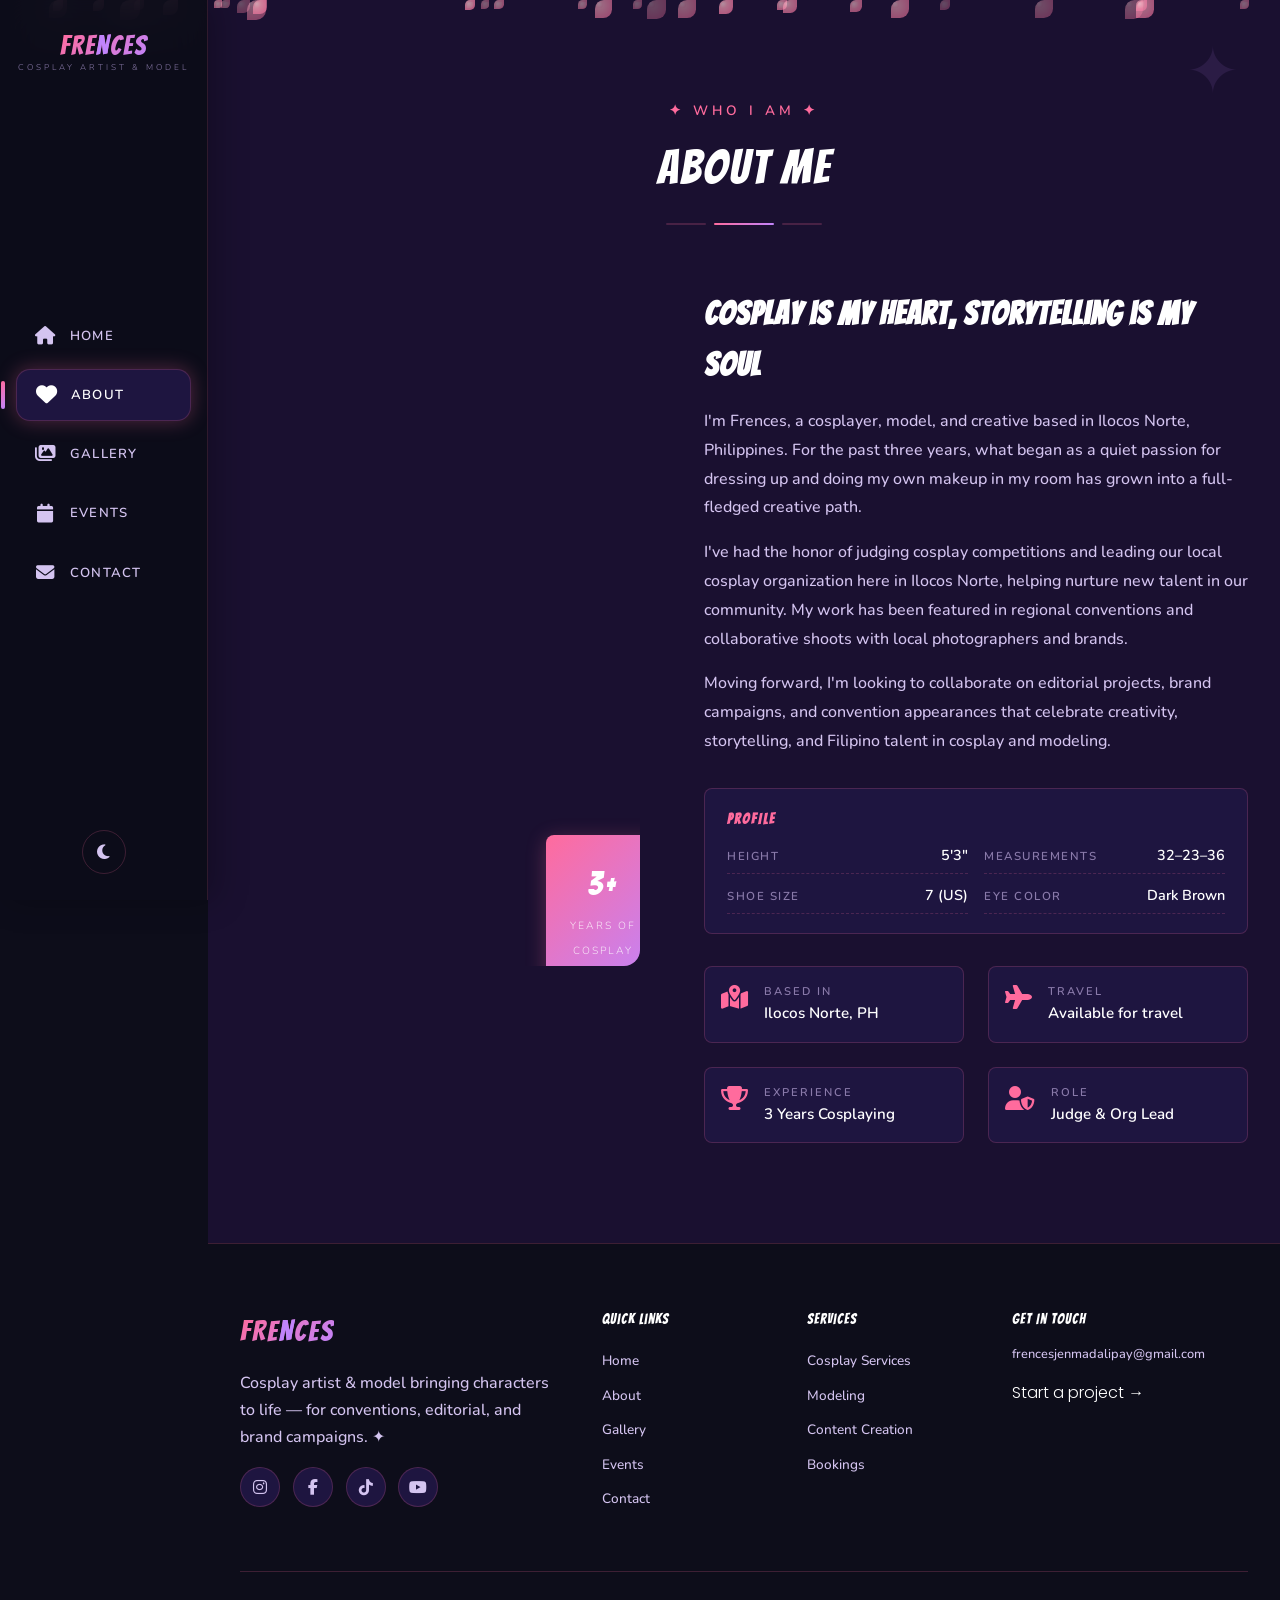
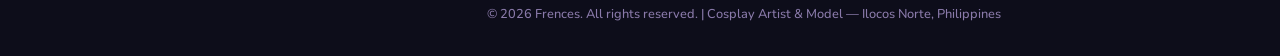
<file: about.html>
<!DOCTYPE html>
<html lang="en">

<head>
  <meta charset="UTF-8" />
  <meta name="viewport" content="width=device-width, initial-scale=1.0" />
  <title>About Frences | Cosplay Artist & Model</title>
  <meta name="description" content="About Frences - cosplayer and model from Ilocos Norte, Philippines. Bio, profile, and cosplay journey." />
  <link rel="preconnect" href="https://fonts.googleapis.com" />
  <link rel="preconnect" href="https://fonts.gstatic.com" crossorigin />
  <link
    href="https://fonts.googleapis.com/css2?family=Bangers&family=Poppins:wght@300;500;600;700&family=Nunito:wght@500;600;700&display=swap"
    rel="stylesheet" />
  <link rel="stylesheet" href="https://cdnjs.cloudflare.com/ajax/libs/font-awesome/6.5.1/css/all.min.css" />
  <link rel="stylesheet" href="assets/css/style.css" />
  <link rel="stylesheet" href="assets/css/anime-effects.css" />
  <link rel="stylesheet" href="assets/css/site-nav.css" />
</head>

<body data-page="about">
  <div id="siteNav"></div>

  <main class="page">
    <!-- ====== ABOUT ====== -->
    <section class="about" id="about">
      <div class="section-header">
        <span class="section-subtitle">✦ Who I Am ✦</span>
        <h2 class="section-title">About Me</h2>
        <div class="section-divider">
          <span></span><span></span><span></span>
        </div>
      </div>
      <div class="about-content">
        <div class="about-image-wrapper">
          <div class="about-image-frame spatial-about">
            <video src="assets/video/about-bido.mp4" class="about-image" autoplay muted loop playsinline></video>
            <div class="about-frame-border"></div>
            <div class="about-experience">
              <span class="exp-num">3+</span>
              <span class="exp-text">Years of <br />Cosplay</span>
            </div>
          </div>
        </div>
        <div class="about-text">
          <h3>Cosplay is my heart, storytelling is my soul</h3>
          <p>
            I'm Frences, a cosplayer, model, and creative based in Ilocos Norte, Philippines. For the past three years, what began as a quiet passion for dressing up and doing my own makeup in my room has grown into a full-fledged creative path.
          </p>
          <p>
            I've had the honor of judging cosplay competitions and leading our local cosplay organization here in Ilocos Norte, helping nurture new talent in our community. My work has been featured in regional conventions and collaborative shoots with local photographers and brands.
          </p>
          <p>
            Moving forward, I'm looking to collaborate on editorial projects, brand campaigns, and convention appearances that celebrate creativity, storytelling, and Filipino talent in cosplay and modeling.
          </p>

          <div class="about-profile">
            <h4>Profile</h4>
            <div class="profile-grid">
              <div class="profile-item"><span class="profile-key">Height</span><span class="profile-val">5'3"</span></div>
              <div class="profile-item"><span class="profile-key">Measurements</span><span class="profile-val">32–23–36</span></div>
              <div class="profile-item"><span class="profile-key">Shoe Size</span><span class="profile-val">7 (US)</span></div>
              <div class="profile-item"><span class="profile-key">Eye Color</span><span class="profile-val">Dark Brown</span></div>
            </div>
          </div>

          <div class="about-details">
            <div class="detail-item">
              <i class="fas fa-map-location-dot"></i>
              <div>
                <span class="detail-label">Based In</span>
                <span class="detail-value">Ilocos Norte, PH</span>
              </div>
            </div>
            <div class="detail-item">
              <i class="fas fa-plane"></i>
              <div>
                <span class="detail-label">Travel</span>
                <span class="detail-value">Available for travel</span>
              </div>
            </div>
            <div class="detail-item">
              <i class="fas fa-trophy"></i>
              <div>
                <span class="detail-label">Experience</span>
                <span class="detail-value">3 Years Cosplaying</span>
              </div>
            </div>
            <div class="detail-item">
              <i class="fas fa-user-shield"></i>
              <div>
                <span class="detail-label">Role</span>
                <span class="detail-value">Judge & Org Lead</span>
              </div>
            </div>
          </div>
        </div>
      </div>
    </section>
  </main>

  <div id="siteFooter"></div>

  <button class="back-to-top" id="backToTop" aria-label="Back to top">
    <i class="fas fa-chevron-up"></i>
  </button>

  <script src="assets/js/layout.js"></script>
  <script src="assets/js/main.js"></script>
  <script src="assets/js/spatial.js"></script>
</body>

</html>
</file>
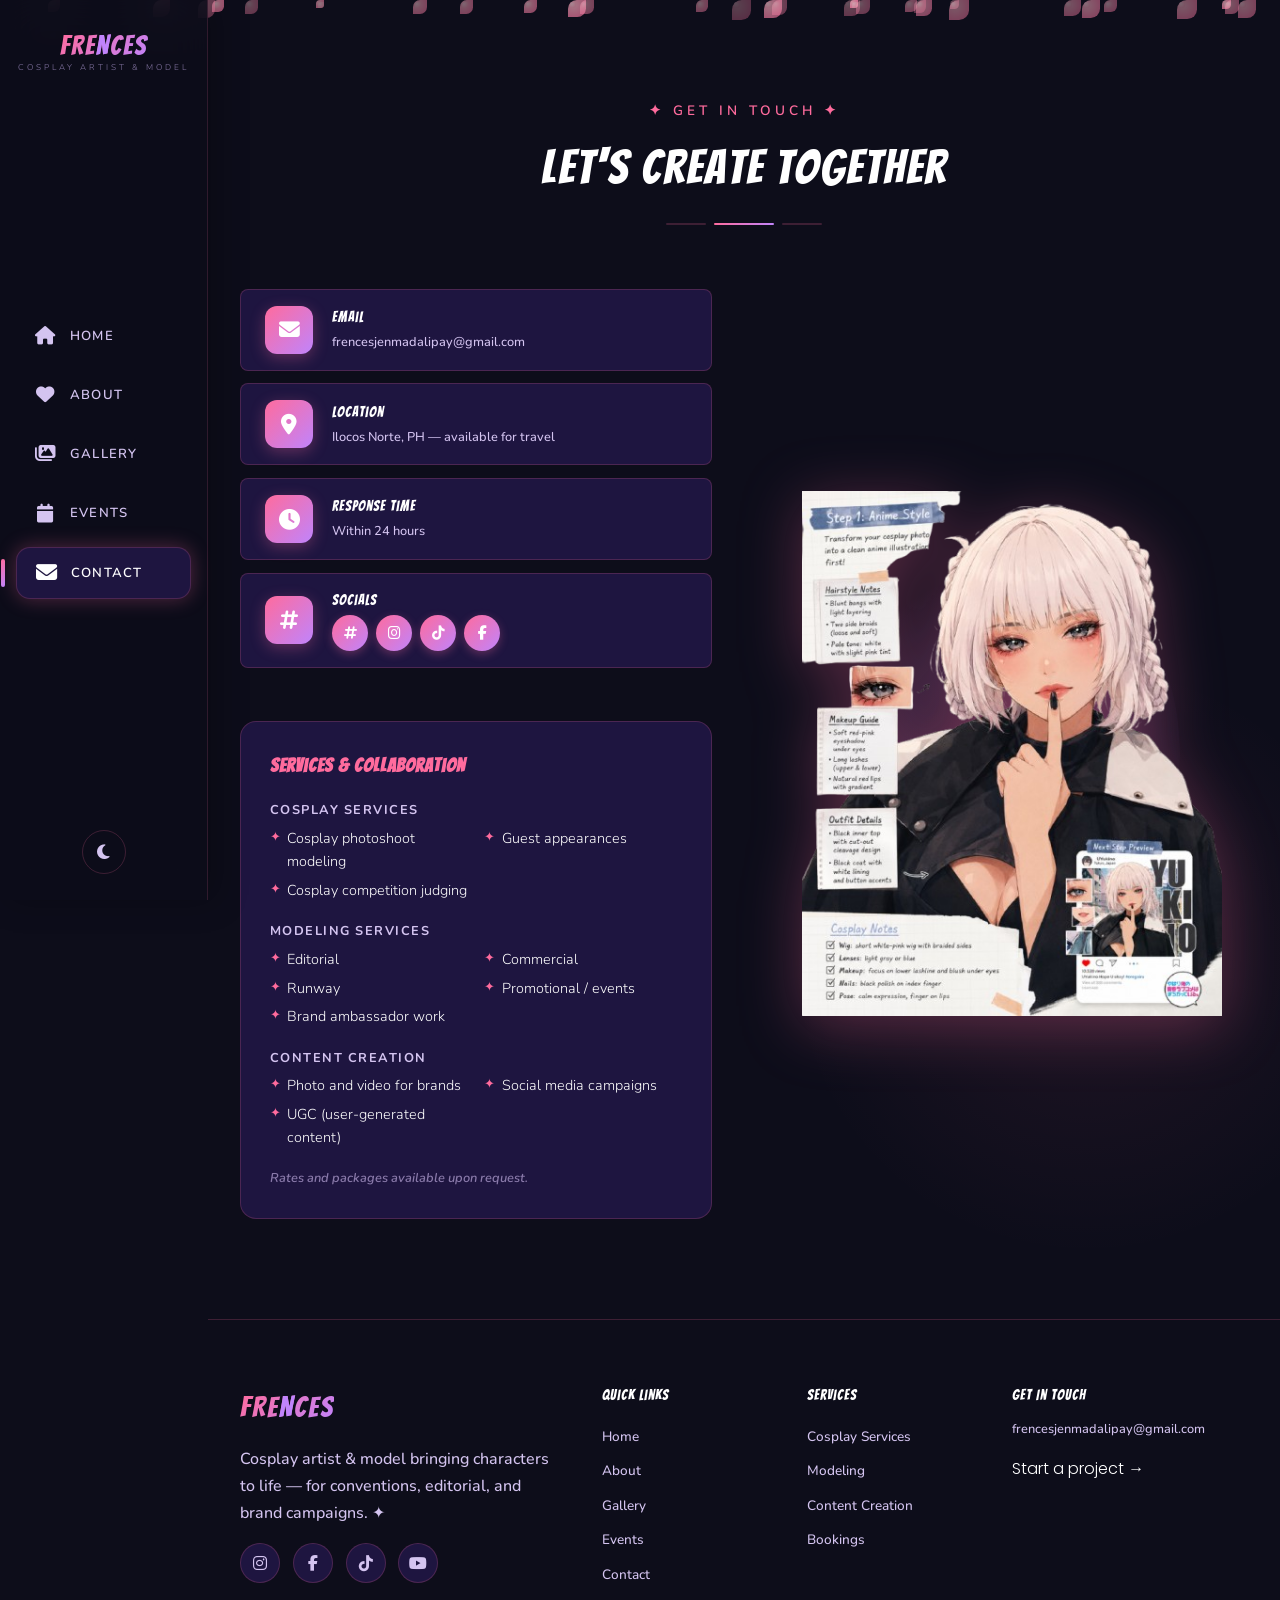
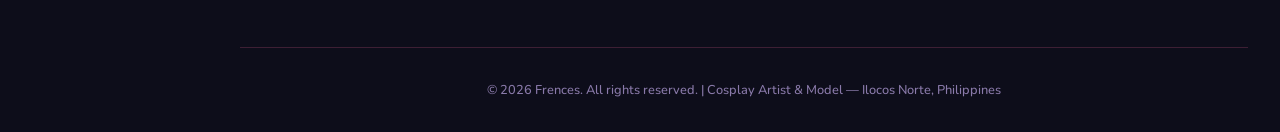
<file: contact.html>
<!DOCTYPE html>
<html lang="en">

<head>
  <meta charset="UTF-8" />
  <meta name="viewport" content="width=device-width, initial-scale=1.0" />
  <title>Contact Frences | Bookings & Collaboration</title>
  <meta name="description" content="Book Frences for cosplay, modeling, and content creation. Rates and packages available upon request." />
  <link rel="preconnect" href="https://fonts.googleapis.com" />
  <link rel="preconnect" href="https://fonts.gstatic.com" crossorigin />
  <link
    href="https://fonts.googleapis.com/css2?family=Bangers&family=Poppins:wght@300;500;600;700&family=Nunito:wght@500;600;700&display=swap"
    rel="stylesheet" />
  <link rel="stylesheet" href="https://cdnjs.cloudflare.com/ajax/libs/font-awesome/6.5.1/css/all.min.css" />
  <link rel="stylesheet" href="assets/css/style.css" />
  <link rel="stylesheet" href="assets/css/anime-effects.css" />
  <link rel="stylesheet" href="assets/css/site-nav.css" />
</head>

<body data-page="contact">
  <div id="siteNav"></div>

  <main class="page">
    <!-- ====== CONTACT ====== -->
    <section class="contact" id="contact">
      <div class="section-header">
        <span class="section-subtitle">✦ Get In Touch ✦</span>
        <h2 class="section-title">Let's Create Together</h2>
        <div class="section-divider">
          <span></span><span></span><span></span>
        </div>
      </div>
      <div class="contact-content">
        <div class="contact-info-wrap">
          <div class="contact-info">
            <div class="contact-card">
              <div class="contact-card-icon">
                <i class="fas fa-envelope"></i>
              </div>
              <div class="contact-card-body">
                <h4>Email</h4>
                <p>frencesjenmadalipay@gmail.com</p>
              </div>
            </div>
            <div class="contact-card">
              <div class="contact-card-icon">
                <i class="fas fa-map-marker-alt"></i>
              </div>
              <div class="contact-card-body">
                <h4>Location</h4>
                <p>Ilocos Norte, PH — available for travel</p>
              </div>
            </div>
            <div class="contact-card">
              <div class="contact-card-icon">
                <i class="fas fa-clock"></i>
              </div>
              <div class="contact-card-body">
                <h4>Response Time</h4>
                <p>Within 24 hours</p>
              </div>
            </div>
            <div class="contact-card">
              <div class="contact-card-icon">
                <i class="fas fa-hashtag"></i>
              </div>
              <div class="contact-card-body">
                <h4>Socials</h4>
                <div class="contact-social">
                  <a href="https://guns.lol/frencesjnz" target="_blank" rel="noopener" aria-label="guns.lol - Frences"><i class="fas fa-hashtag"></i></a>
                  <a href="https://guns.lol/frencesjnz" target="_blank" rel="noopener" aria-label="Instagram"><i class="fab fa-instagram"></i></a>
                  <a href="https://guns.lol/frencesjnz" target="_blank" rel="noopener" aria-label="TikTok"><i class="fab fa-tiktok"></i></a>
                  <a href="https://guns.lol/frencesjnz" target="_blank" rel="noopener" aria-label="Facebook"><i class="fab fa-facebook-f"></i></a>
                </div>
              </div>
            </div>
          </div>

          <div class="contact-services">
            <h4>Services & Collaboration</h4>

            <div class="service-block">
              <h5>Cosplay Services</h5>
              <ul>
                <li>Cosplay photoshoot modeling</li>
                <li>Guest appearances</li>
                <li>Cosplay competition judging</li>
              </ul>
            </div>

            <div class="service-block">
              <h5>Modeling Services</h5>
              <ul>
                <li>Editorial</li>
                <li>Commercial</li>
                <li>Runway</li>
                <li>Promotional / events</li>
                <li>Brand ambassador work</li>
              </ul>
            </div>

            <div class="service-block">
              <h5>Content Creation</h5>
              <ul>
                <li>Photo and video for brands</li>
                <li>Social media campaigns</li>
                <li>UGC (user-generated content)</li>
              </ul>
            </div>

            <p class="services-note">Rates and packages available upon request.</p>
          </div>

          <!-- <form class="contact-form" id="contactForm" novalidate>
            <div class="form-row">
              <div class="form-group">
                <label for="cfName">Name</label>
                <input type="text" id="cfName" name="name" placeholder="Your name" required />
              </div>
              <div class="form-group">
                <label for="cfEmail">Email</label>
                <input type="email" id="cfEmail" name="email" placeholder="you@email.com" required />
              </div>
            </div>
            <div class="form-group">
              <label for="cfMsg">Message</label>
              <textarea id="cfMsg" name="message" rows="5" placeholder="Tell me about your commission or collab..." required></textarea>
            </div>
            <button type="submit" class="btn btn-primary btn-block">
              <span>Send Message</span>
              <i class="fas fa-paper-plane"></i>
            </button>
          </form> -->
        </div>

        <div class="contact-character">
          <img src="assets/images/bg-anime-1.png" alt="Anime Cosplay Character" class="contact-character-img" />
          <div class="contact-character-glow"></div>
        </div>
      </div>
    </section>
  </main>

  <div id="siteFooter"></div>

  <button class="back-to-top" id="backToTop" aria-label="Back to top">
    <i class="fas fa-chevron-up"></i>
  </button>

  <script src="assets/js/layout.js"></script>
  <script src="assets/js/main.js"></script>
  <script src="assets/js/spatial.js"></script>
</body>

</html>
</file>
<file: assets/css/style.css>
/* ============================================
   JENPORT - Anime Cosplay Portfolio
   CSS Stylesheet
   ============================================ */

/* ====== CSS VARIABLES ====== */
:root {
  /* Dark Theme (Default) - Anime Inspired */
  --bg-primary: #0d0d1a;
  --bg-secondary: #1a1030;
  --bg-card: #1e1540;
  --bg-card-hover: #2a1f5a;
  --text-primary: #ffffff;
  --text-secondary: #d4c4f0;
  --text-muted: #8a7aaa;
  --accent-primary: #ff6b9d;
  --accent-secondary: #c084fc;
  --accent-tertiary: #60a5fa;
  --accent-fourth: #fbbf24;
  --accent-glow: rgba(255, 107, 157, 0.3);
  --accent-glow-blue: rgba(96, 165, 250, 0.3);
  --accent-glow-purple: rgba(192, 132, 252, 0.3);
  --border-color: rgba(255, 107, 157, 0.2);
  --border-glow: rgba(255, 107, 157, 0.5);
  --nav-bg: rgba(13, 13, 26, 0.85);
  --nav-border: rgba(255, 107, 157, 0.15);
  --shadow-color: rgba(0, 0, 0, 0.5);
  --gradient-primary: linear-gradient(135deg, #ff6b9d, #c084fc);
  --gradient-secondary: linear-gradient(135deg, #60a5fa, #c084fc);
  --gradient-tertiary: linear-gradient(135deg, #fbbf24, #ff6b9d);
  --gradient-card: linear-gradient(145deg, #1e1540, #0d0d1a);
  --font-display: 'Bangers', cursive;
  --font-body: 'Poppins', sans-serif;
  --font-alt: 'Nunito', sans-serif;
  --transition-fast: 0.2s ease;
  --transition-normal: 0.3s ease;
  --transition-slow: 0.5s ease;
  --border-radius-sm: 4px;
  --border-radius-md: 8px;
  --border-radius-lg: 16px;
  --border-radius-xl: 24px;
}

/* Light Theme */
[data-theme="light"] {
  --bg-primary: #fdf2f8;
  --bg-secondary: #ffffff;
  --bg-card: #ffffff;
  --bg-card-hover: #fce7f3;
  --text-primary: #1a1a2e;
  --text-secondary: #55557a;
  --text-muted: #8a8aaa;
  --border-color: rgba(255, 107, 157, 0.15);
  --nav-bg: rgba(255, 255, 255, 0.9);
  --nav-border: rgba(255, 107, 157, 0.1);
  --shadow-color: rgba(0, 0, 0, 0.1);
  --gradient-card: linear-gradient(145deg, #ffffff, #fdf2f8);
}

/* ====== CSS RESET & BASE ====== */
*, *::before, *::after {
  margin: 0;
  padding: 0;
  box-sizing: border-box;
}

html {
  scroll-behavior: smooth;
  font-size: 16px;
}

body {
  font-family: var(--font-body);
  background-color: var(--bg-primary);
  color: var(--text-primary);
  line-height: 1.6;
  overflow-x: hidden;
  transition: background-color var(--transition-normal), color var(--transition-normal);
  font-weight: 300;
}

a { text-decoration: none; color: inherit; }
ul { list-style: none; }
img { max-width: 100%; display: block; }
button { border: none; cursor: pointer; background: none; font-family: inherit; }

/* Scrollbar - Anime styled */
::-webkit-scrollbar { width: 8px; }
::-webkit-scrollbar-track { background: var(--bg-primary); }
::-webkit-scrollbar-thumb { 
  background: linear-gradient(to bottom, var(--accent-primary), var(--accent-secondary));
  border-radius: 4px; 
}
::-webkit-scrollbar-thumb:hover { background: var(--accent-tertiary); }

/* Selection */
::selection { background: var(--accent-primary); color: #fff; }

/* ====== CUSTOM CURSOR ====== */
.cursor-glow {
  position: fixed;
  width: 300px;
  height: 300px;
  border-radius: 50%;
  background: radial-gradient(circle, var(--accent-glow) 0%, transparent 70%);
  pointer-events: none;
  z-index: 99999;
  transform: translate(-50%, -50%);
  transition: opacity 0.3s ease;
  opacity: 0;
}

.cursor-dot {
  position: fixed;
  width: 8px;
  height: 8px;
  border-radius: 50%;
  background: var(--accent-primary);
  pointer-events: none;
  z-index: 99999;
  transform: translate(-50%, -50%);
  transition: width 0.2s, height 0.2s, background 0.2s;
  box-shadow: 0 0 10px var(--accent-glow);
  opacity: 0;
}

/* Custom cursor: hide native cursor ONLY on fine pointers (mouse).
   On touch/coarse pointers keep the standard cursor & pointer affordance. */
@media (hover: hover) and (pointer: fine) {
  body { cursor: none; }
  .hero-actions .btn,
  .gallery-item,
  .lightbox-nav,
  .lightbox-close,
  .back-to-top,
  a, button, input[type="submit"], [role="button"] { cursor: none; }
}

/* Clickable affordance everywhere (touch + mouse) */
a, button, .gallery-item, .filter-btn, .theme-toggle, .back-to-top,
.hamburger, .lightbox-nav, .lightbox-close, .dot, [role="button"] { cursor: pointer; }

/* Keyboard-visible focus states (accessibility) */
:focus-visible {
  outline: 2px solid var(--accent-primary);
  outline-offset: 2px;
}
:focus:not(:focus-visible) { outline: none; }
.newsletter-form input:focus-visible {
  outline: 2px solid var(--accent-primary);
  outline-offset: -2px;
}

/* ====== PRELOADER ====== */
.preloader {
  position: fixed;
  top: 0; left: 0;
  width: 100%; height: 100%;
  background: var(--bg-primary);
  z-index: 100000;
  display: flex;
  align-items: center;
  justify-content: center;
  transition: opacity 0.6s ease, visibility 0.6s ease;
}

.preloader.hidden {
  opacity: 0;
  visibility: hidden;
}

.preloader-inner {
  text-align: center;
  display: flex;
  flex-direction: column;
  align-items: center;
  gap: 20px;
}

.preloader-ring {
  width: 60px;
  height: 60px;
  border: 3px solid var(--border-color);
  border-top-color: var(--accent-primary);
  border-right-color: var(--accent-secondary);
  border-radius: 50%;
  animation: spin 0.8s linear infinite, ring-glow 1.5s ease-in-out infinite;
}

@keyframes spin {
  to { transform: rotate(360deg); }
}

@keyframes ring-glow {
  0%, 100% { box-shadow: 0 0 10px var(--accent-glow); }
  50% { box-shadow: 0 0 30px var(--accent-glow-purple), 0 0 60px var(--accent-glow); }
}

.preloader-text {
  font-family: var(--font-display);
  font-size: 1.2rem;
  letter-spacing: 4px;
  color: var(--accent-primary);
  animation: pulse 1.5s ease-in-out infinite;
}

@keyframes pulse {
  0%, 100% { opacity: 0.6; }
  50% { opacity: 1; }
}

.preloader-bar {
  width: 200px;
  height: 3px;
  background: var(--border-color);
  border-radius: 2px;
  overflow: hidden;
}

.preloader-bar-fill {
  height: 100%;
  width: 0;
  background: var(--gradient-primary);
  border-radius: 2px;
  transition: width 0.3s ease;
}

/* ====== NAVBAR ====== */
.navbar {
  position: fixed;
  top: 0; left: 0;
  width: 100%;
  z-index: 1000;
  padding: 0 2rem;
  background: var(--nav-bg);
  backdrop-filter: blur(20px);
  -webkit-backdrop-filter: blur(20px);
  border-bottom: 1px solid var(--nav-border);
  transition: all var(--transition-normal);
}

.navbar.scrolled {
  background: var(--nav-bg);
  box-shadow: 0 4px 30px rgba(0, 0, 0, 0.3);
}

.nav-container {
  max-width: 1400px;
  margin: 0 auto;
  display: flex;
  align-items: center;
  justify-content: space-between;
  height: 70px;
}

.nav-logo {
  display: flex;
  flex-direction: column;
  line-height: 1;
}

.logo-text {
  font-family: var(--font-display);
  font-size: 1.8rem;
  font-weight: 400;
  letter-spacing: 2px;
  background: var(--gradient-primary);
  -webkit-background-clip: text;
  -webkit-text-fill-color: transparent;
  background-clip: text;
}

.logo-accent { 
  color: var(--accent-secondary); 
  -webkit-text-fill-color: var(--accent-secondary); 
}

.logo-sub {
  font-size: 0.6rem;
  color: var(--text-muted);
  letter-spacing: 4px;
  text-transform: uppercase;
  font-family: var(--font-alt);
}

.nav-menu {
  display: flex;
  align-items: center;
  gap: 0.5rem;
}

.nav-link {
  font-family: var(--font-alt);
  font-weight: 600;
  font-size: 0.9rem;
  color: var(--text-secondary);
  padding: 0.5rem 1rem;
  border-radius: var(--border-radius-sm);
  transition: all var(--transition-fast);
  position: relative;
  letter-spacing: 0.5px;
}

.nav-link::after {
  content: '';
  position: absolute;
  bottom: 0;
  left: 50%;
  width: 0;
  height: 2px;
  background: var(--gradient-primary);
  transition: all var(--transition-normal);
  transform: translateX(-50%);
  border-radius: 1px;
}

.nav-link:hover, .nav-link.active {
  color: var(--text-primary);
}

.nav-link:hover::after, .nav-link.active::after {
  width: 60%;
}

.nav-actions {
  display: flex;
  align-items: center;
  gap: 1rem;
}

.theme-toggle {
  width: 40px;
  height: 40px;
  border-radius: 50%;
  display: flex;
  align-items: center;
  justify-content: center;
  color: var(--text-secondary);
  font-size: 1.1rem;
  transition: all var(--transition-fast);
  border: 1px solid var(--border-color);
}

.theme-toggle:hover {
  color: var(--accent-primary);
  border-color: var(--accent-primary);
  box-shadow: 0 0 15px var(--accent-glow);
}

.hamburger {
  display: none;
  flex-direction: column;
  gap: 5px;
  padding: 5px;
  cursor: pointer;
}

.hamburger span {
  display: block;
  width: 24px;
  height: 2px;
  background: var(--text-primary);
  transition: all var(--transition-normal);
  border-radius: 2px;
}

.hamburger.active span:nth-child(1) { transform: rotate(45deg) translate(5px, 5px); }
.hamburger.active span:nth-child(2) { opacity: 0; }
.hamburger.active span:nth-child(3) { transform: rotate(-45deg) translate(5px, -5px); }

/* ====== HERO SECTION ====== */
.hero {
  min-height: 100vh;
  display: flex;
  align-items: center;
  justify-content: center;
  position: relative;
  padding: 120px 2rem 60px;
  overflow: hidden;
}

.hero-bg {
  position: absolute;
  inset: 0;
  background: radial-gradient(ellipse at 20% 50%, rgba(255, 107, 157, 0.08) 0%, transparent 60%),
              radial-gradient(ellipse at 80% 50%, rgba(192, 132, 252, 0.06) 0%, transparent 60%);
  pointer-events: none;
}

.hero-particle {
  position: absolute;
  background: var(--accent-primary);
  border-radius: 50%;
  opacity: 0.4;
  animation: float-particle 6s ease-in-out infinite;
  pointer-events: none;
}

@keyframes float-particle {
  0%, 100% { transform: translateY(0) scale(1); opacity: 0.4; }
  50% { transform: translateY(-30px) scale(1.5); opacity: 0.8; }
}

.hero-content {
  display: flex;
  align-items: center;
  gap: 4rem;
  max-width: 1100px;
  width: 100%;
  margin: 0 auto;
}

/* Hero Image Frame - Anime Style */
.hero-image-frame {
  position: relative;
  flex-shrink: 0;
  width: 380px;
  height: 520px;
  animation: float-frame 6s ease-in-out infinite;
}

@keyframes float-frame {
  0%, 100% { transform: translateY(0); }
  50% { transform: translateY(-15px); }
}

.frame-outer {
  position: absolute;
  inset: -8px;
  border: 2px solid var(--border-color);
  border-radius: var(--border-radius-xl);
  overflow: hidden;
  animation: border-pulse 3s ease-in-out infinite;
}

@keyframes border-pulse {
  0%, 100% { border-color: var(--border-color); box-shadow: 0 0 20px var(--accent-glow); }
  50% { border-color: var(--accent-primary); box-shadow: 0 0 40px var(--accent-glow-purple); }
}

.frame-inner {
  position: absolute;
  inset: 4px;
  border-radius: calc(var(--border-radius-xl) - 4px);
  overflow: hidden;
  background: var(--bg-card);
}

.frame-image-container {
  position: relative;
  width: 100%;
  height: 100%;
  overflow: hidden;
}

.hero-image {
  width: 100%;
  height: 100%;
  object-fit: cover;
  transition: transform 0.8s ease, filter 0.5s ease;
}

.hero-image-frame:hover .hero-image {
  transform: scale(1.05);
}

/* Video specific overrides */
.frame-image-container video.hero-image {
  display: block;
  width: 100%;
  height: 100%;
  object-fit: cover;
}

.frame-overlay {
  position: absolute;
  inset: 0;
  background: linear-gradient(to top, rgba(13, 13, 26, 0.8) 0%, transparent 40%);
  pointer-events: none;
}

/* Corner Accents */
.frame-corner {
  position: absolute;
  width: 30px;
  height: 30px;
  border-color: var(--accent-primary);
  z-index: 10;
  opacity: 0.8;
}

.frame-corner.tl { top: -4px; left: -4px; border-top: 3px solid; border-left: 3px solid; }
.frame-corner.tr { top: -4px; right: -4px; border-top: 3px solid; border-right: 3px solid; }
.frame-corner.bl { bottom: -4px; left: -4px; border-bottom: 3px solid; border-left: 3px solid; }
.frame-corner.br { bottom: -4px; right: -4px; border-bottom: 3px solid; border-right: 3px solid; }

/* Frame Lights */
.frame-lights {
  position: absolute;
  inset: -2px;
  pointer-events: none;
  z-index: 5;
  overflow: hidden;
  border-radius: var(--border-radius-xl);
}

.frame-lights span {
  position: absolute;
  width: 4px;
  height: 4px;
  background: var(--accent-primary);
  border-radius: 50%;
  box-shadow: 0 0 6px var(--accent-glow), 0 0 12px var(--accent-primary);
  animation: light-race 3s linear infinite;
}

.frame-lights span:nth-child(1) { top: -2px; left: 10%; animation-delay: 0s; }
.frame-lights span:nth-child(2) { top: -2px; left: 30%; animation-delay: 0.3s; }
.frame-lights span:nth-child(3) { top: -2px; left: 50%; animation-delay: 0.6s; }
.frame-lights span:nth-child(4) { top: -2px; left: 70%; animation-delay: 0.9s; }
.frame-lights span:nth-child(5) { top: -2px; left: 90%; animation-delay: 1.2s; }
.frame-lights span:nth-child(6) { bottom: -2px; left: 10%; animation-delay: 1.5s; box-shadow: 0 0 6px var(--accent-glow-purple), 0 0 12px var(--accent-secondary); background: var(--accent-secondary); }
.frame-lights span:nth-child(7) { bottom: -2px; left: 30%; animation-delay: 1.8s; box-shadow: 0 0 6px var(--accent-glow-blue), 0 0 12px var(--accent-tertiary); background: var(--accent-tertiary); }
.frame-lights span:nth-child(8) { bottom: -2px; left: 50%; animation-delay: 2.1s; box-shadow: 0 0 6px var(--accent-glow-purple), 0 0 12px var(--accent-secondary); background: var(--accent-secondary); }
.frame-lights span:nth-child(9) { bottom: -2px; left: 70%; animation-delay: 2.4s; box-shadow: 0 0 6px var(--accent-glow), 0 0 12px var(--accent-primary); background: var(--accent-primary); }
.frame-lights span:nth-child(10) { bottom: -2px; left: 90%; animation-delay: 2.7s; box-shadow: 0 0 6px var(--accent-glow-blue), 0 0 12px var(--accent-tertiary); background: var(--accent-tertiary); }

@keyframes light-race {
  0% { transform: translateY(0) scale(1); opacity: 1; }
  50% { transform: translateY(520px) scale(1.5); opacity: 0.8; }
  51% { transform: translateY(520px) scale(0); opacity: 0; }
  52% { transform: translateY(0) scale(0); opacity: 0; }
  100% { transform: translateY(0) scale(1); opacity: 1; }
}

/* Hero Text */
.hero-text { flex: 1; }

.hero-badge {
  display: inline-flex;
  align-items: center;
  gap: 8px;
  padding: 6px 16px;
  background: rgba(255, 107, 157, 0.1);
  border: 1px solid var(--border-color);
  border-radius: 20px;
  font-family: var(--font-alt);
  font-size: 0.85rem;
  color: var(--accent-primary);
  margin-bottom: 1.5rem;
  letter-spacing: 1px;
}

.badge-dot {
  width: 6px;
  height: 6px;
  background: var(--accent-primary);
  border-radius: 50%;
  animation: pulse 1.5s ease-in-out infinite;
}

.hero-title {
  font-family: var(--font-display);
  font-size: 4rem;
  font-weight: 400;
  line-height: 1.1;
  margin-bottom: 1.5rem;
  letter-spacing: 2px;
}

.title-line { display: block; }
.title-line.accent {
  background: var(--gradient-primary);
  -webkit-background-clip: text;
  -webkit-text-fill-color: transparent;
  background-clip: text;
  font-size: 4.5rem;
}

.hero-desc {
  font-family: var(--font-alt);
  font-size: 1.1rem;
  color: var(--text-secondary);
  max-width: 500px;
  margin-bottom: 2rem;
  line-height: 1.8;
  font-weight: 500;
}

.hero-actions {
  display: flex;
  gap: 1rem;
  margin-bottom: 3rem;
}

/* Buttons */
.btn {
  display: inline-flex;
  align-items: center;
  gap: 10px;
  padding: 14px 32px;
  font-family: var(--font-alt);
  font-weight: 600;
  font-size: 0.95rem;
  border-radius: 50px;
  transition: all var(--transition-normal);
  position: relative;
  overflow: hidden;
  letter-spacing: 0.5px;
}

.btn::before {
  content: '';
  position: absolute;
  inset: 0;
  background: linear-gradient(135deg, transparent 0%, rgba(255,255,255,0.15) 100%);
  opacity: 0;
  transition: opacity var(--transition-normal);
}

.btn:hover::before { opacity: 1; }

.btn-primary {
  background: var(--gradient-primary);
  color: #fff;
  box-shadow: 0 4px 20px var(--accent-glow);
}

.btn-primary:hover {
  transform: translateY(-2px);
  box-shadow: 0 6px 30px var(--accent-glow-purple);
}

.btn-outline {
  background: transparent;
  color: var(--text-primary);
  border: 1px solid var(--border-color);
}

.btn-outline:hover {
  border-color: var(--accent-primary);
  box-shadow: 0 0 20px var(--accent-glow);
  transform: translateY(-2px);
}

.btn-block { width: 100%; justify-content: center; }

/* Hero Stats */
.hero-stats {
  display: flex;
  gap: 3rem;
}

.stat-item {
  text-align: center;
}

.stat-num {
  display: block;
  font-family: var(--font-display);
  font-size: 2.5rem;
  font-weight: 400;
  background: var(--gradient-primary);
  -webkit-background-clip: text;
  -webkit-text-fill-color: transparent;
  background-clip: text;
  letter-spacing: 2px;
}

.stat-label {
  font-family: var(--font-alt);
  font-size: 0.7rem;
  color: var(--text-muted);
  text-transform: uppercase;
  letter-spacing: 2px;
  font-weight: 600;
}

/* Scroll Indicator */
.scroll-indicator {
  position: absolute;
  bottom: 2rem;
  left: 50%;
  transform: translateX(-50%);
  display: flex;
  flex-direction: column;
  align-items: center;
  gap: 8px;
  color: var(--text-muted);
  font-family: var(--font-alt);
  font-size: 0.7rem;
  letter-spacing: 2px;
  text-transform: uppercase;
}

.scroll-line {
  width: 1px;
  height: 40px;
  background: linear-gradient(to bottom, var(--accent-primary), transparent);
  animation: scroll-line 2s ease-in-out infinite;
}

@keyframes scroll-line {
  0% { transform: scaleY(0); transform-origin: top; opacity: 0; }
  50% { transform: scaleY(1); transform-origin: top; opacity: 1; }
  50.1% { transform: scaleY(1); transform-origin: bottom; }
  100% { transform: scaleY(0); transform-origin: bottom; opacity: 0; }
}

/* ====== SECTION HEADERS ====== */
.section-header {
  text-align: center;
  margin-bottom: 4rem;
}

.section-subtitle {
  font-family: var(--font-alt);
  font-size: 0.85rem;
  color: var(--accent-primary);
  text-transform: uppercase;
  letter-spacing: 4px;
  margin-bottom: 0.5rem;
  display: block;
  font-weight: 600;
}

.section-title {
  font-family: var(--font-display);
  font-size: 3rem;
  font-weight: 400;
  margin-bottom: 1rem;
  letter-spacing: 2px;
}

.section-divider {
  display: flex;
  align-items: center;
  justify-content: center;
  gap: 8px;
}

.section-divider span {
  width: 40px;
  height: 2px;
  background: var(--border-color);
  border-radius: 1px;
}

.section-divider span:nth-child(2) {
  width: 60px;
  background: var(--gradient-primary);
}

/* ====== ABOUT SECTION ====== */
.about {
  padding: 100px 2rem;
  background: var(--bg-secondary);
  position: relative;
  overflow: hidden;
}

.about::before {
  content: '✦';
  position: absolute;
  top: 20px;
  right: 40px;
  font-size: 4rem;
  color: var(--accent-secondary);
  opacity: 0.1;
  animation: sparkle-rotate 8s linear infinite;
}

@keyframes sparkle-rotate {
  0% { transform: rotate(0deg) scale(1); }
  50% { transform: rotate(180deg) scale(1.2); }
  100% { transform: rotate(360deg) scale(1); }
}

.about-content {
  display: flex;
  gap: 4rem;
  max-width: 1200px;
  margin: 0 auto;
  align-items: center;
}

.about-image-wrapper {
  flex-shrink: 0;
}

.about-image-frame {
  position: relative;
  width: 400px;
  height: 500px;
  border-radius: var(--border-radius-lg);
  overflow: hidden;
}

.about-image {
  width: 100%;
  height: 100%;
  object-fit: cover;
  transition: transform 0.8s ease;
}

.about-image-frame:hover .about-image {
  transform: scale(1.05);
}

/* About section video support */
.about-image-frame video.about-image {
  display: block;
  width: 100%;
  height: 100%;
  object-fit: cover;
}

.about-frame-border {
  position: absolute;
  inset: -10px;
  border: 2px solid var(--accent-secondary);
  border-radius: calc(var(--border-radius-lg) + 10px);
  z-index: -1;
  opacity: 0.3;
  animation: border-pulse-blue 3s ease-in-out infinite;
}

@keyframes border-pulse-blue {
  0%, 100% { border-color: var(--accent-secondary); opacity: 0.3; }
  50% { border-color: var(--accent-secondary); opacity: 0.6; box-shadow: 0 0 30px var(--accent-glow-purple); }
}

.about-experience {
  position: absolute;
  bottom: -20px;
  right: -20px;
  background: var(--gradient-primary);
  padding: 1.5rem;
  border-radius: var(--border-radius-md);
  text-align: center;
  z-index: 10;
  box-shadow: 0 4px 20px var(--accent-glow);
}

.exp-num {
  display: block;
  font-family: var(--font-display);
  font-size: 2rem;
  font-weight: 400;
  color: #fff;
  letter-spacing: 2px;
}

.exp-text {
  font-size: 0.65rem;
  color: rgba(255,255,255,0.8);
  text-transform: uppercase;
  letter-spacing: 2px;
  font-family: var(--font-alt);
}

.about-text {
  flex: 1;
}

.about-text h3 {
  font-family: var(--font-display);
  font-size: 2rem;
  margin-bottom: 1rem;
  color: var(--text-primary);
  letter-spacing: 1px;
}

.about-text p {
  color: var(--text-secondary);
  font-family: var(--font-alt);
  font-size: 1rem;
  line-height: 1.8;
  margin-bottom: 1rem;
  font-weight: 500;
}

.about-details {
  display: grid;
  grid-template-columns: repeat(2, 1fr);
  gap: 1.5rem;
  margin-top: 2rem;
}

.detail-item {
  display: flex;
  align-items: flex-start;
  gap: 1rem;
  padding: 1rem;
  background: var(--bg-card);
  border-radius: var(--border-radius-md);
  border: 1px solid var(--border-color);
  transition: all var(--transition-normal);
}

.detail-item:hover {
  border-color: var(--accent-primary);
  transform: translateY(-3px);
  box-shadow: 0 8px 25px rgba(0,0,0,0.2);
}

.detail-item i {
  font-size: 1.5rem;
  color: var(--accent-primary);
  flex-shrink: 0;
  margin-top: 2px;
}

.detail-label {
  display: block;
  font-size: 0.7rem;
  color: var(--text-muted);
  text-transform: uppercase;
  letter-spacing: 2px;
  font-family: var(--font-alt);
  font-weight: 600;
}

.detail-value {
  display: block;
  font-family: var(--font-alt);
  font-weight: 600;
  color: var(--text-primary);
  font-size: 0.95rem;
}

/* ====== GALLERY SECTION ====== */
.gallery {
  padding: 100px 2rem;
}

.gallery-filters {
  display: flex;
  justify-content: center;
  gap: 0.5rem;
  margin-bottom: 3rem;
  flex-wrap: wrap;
}

.filter-btn {
  padding: 10px 24px;
  font-family: var(--font-alt);
  font-weight: 600;
  font-size: 0.8rem;
  color: var(--text-secondary);
  background: var(--bg-card);
  border: 1px solid var(--border-color);
  border-radius: 50px;
  transition: all var(--transition-normal);
  letter-spacing: 1px;
  text-transform: uppercase;
}

.filter-btn:hover {
  color: var(--text-primary);
  border-color: var(--accent-primary);
}

.filter-btn.active {
  background: var(--gradient-primary);
  color: #fff;
  border-color: transparent;
  box-shadow: 0 4px 15px var(--accent-glow);
}

.gallery-grid {
  display: grid;
  grid-template-columns: repeat(auto-fill, minmax(300px, 1fr));
  gap: 1.5rem;
  max-width: 1400px;
  margin: 0 auto;
}

.gallery-item {
  position: relative;
  border-radius: var(--border-radius-md);
  overflow: hidden;
  cursor: pointer;
  background: var(--bg-card);
  border: 1px solid var(--border-color);
  transition: all var(--transition-normal);
  aspect-ratio: 3/4;
}

.gallery-item:hover {
  transform: translateY(-5px);
  box-shadow: 0 15px 40px rgba(0,0,0,0.3);
  border-color: var(--accent-primary);
}

.gallery-item img {
  width: 100%;
  height: 100%;
  object-fit: cover;
  transition: transform 0.6s ease;
}

.gallery-item:hover img {
  transform: scale(1.1);
}

.gallery-item .gallery-overlay {
  position: absolute;
  inset: 0;
  background: linear-gradient(to top, rgba(0,0,0,0.9) 0%, transparent 50%);
  display: flex;
  flex-direction: column;
  justify-content: flex-end;
  padding: 1.5rem;
  opacity: 0;
  transition: opacity var(--transition-normal);
}

.gallery-item:hover .gallery-overlay {
  opacity: 1;
}

.gallery-item .gallery-overlay h3 {
  font-family: var(--font-display);
  font-size: 1.2rem;
  margin-bottom: 0.3rem;
  letter-spacing: 1px;
  font-weight: 400;
}

.gallery-item .gallery-overlay p {
  font-family: var(--font-alt);
  font-size: 0.8rem;
  color: var(--accent-primary);
  letter-spacing: 1px;
  font-weight: 600;
}

.gallery-cta {
  text-align: center;
  margin-top: 3rem;
}

/* ====== LIGHTBOX ====== */
.lightbox {
  position: fixed;
  inset: 0;
  background: rgba(0,0,0,0.95);
  z-index: 10000;
  display: none;
  align-items: center;
  justify-content: center;
  backdrop-filter: blur(10px);
}

.lightbox.active {
  display: flex;
}

.lightbox-close {
  position: absolute;
  top: 20px;
  right: 20px;
  font-size: 2.5rem;
  color: #fff;
  width: 50px;
  height: 50px;
  display: flex;
  align-items: center;
  justify-content: center;
  border-radius: 50%;
  background: rgba(255,255,255,0.1);
  transition: all var(--transition-fast);
  z-index: 10;
}

.lightbox-close:hover {
  background: var(--accent-primary);
}

.lightbox-nav {
  position: absolute;
  top: 50%;
  transform: translateY(-50%);
  width: 50px;
  height: 50px;
  display: flex;
  align-items: center;
  justify-content: center;
  color: #fff;
  font-size: 1.5rem;
  border-radius: 50%;
  background: rgba(255,255,255,0.1);
  transition: all var(--transition-fast);
  z-index: 10;
}

.lightbox-nav:hover {
  background: var(--accent-primary);
}

.lightbox-nav.prev { left: 20px; }
.lightbox-nav.next { right: 20px; }

.lightbox-content {
  max-width: 800px;
  max-height: 90vh;
  text-align: center;
  padding: 2rem;
}

.lightbox-image {
  max-width: 100%;
  max-height: 70vh;
  object-fit: contain;
  border-radius: var(--border-radius-md);
  margin-bottom: 1.5rem;
}

.lightbox-info h3 {
  font-family: var(--font-display);
  font-size: 1.5rem;
  margin-bottom: 0.5rem;
  letter-spacing: 1px;
  font-weight: 400;
}

.lightbox-info p {
  font-family: var(--font-alt);
  color: var(--text-secondary);
}


/* ====== BLOG SECTION ====== */
.blog {
  padding: 100px 2rem;
  background: var(--bg-secondary);
}

.blog-featured {
  display: flex;
  flex-direction: column;
  gap: 2.5rem;
  max-width: 1200px;
  margin: 0 auto;
}

.blog-featured-card {
  position: relative;
  width: 100%;
  height: 500px;
  border-radius: var(--border-radius-lg);
  overflow: hidden;
  border: 1px solid var(--border-color);
  transition: all var(--transition-normal);
}

.blog-featured-card:hover {
  border-color: var(--accent-primary);
  box-shadow: 0 15px 50px rgba(0,0,0,0.4);
  transform: translateY(-5px);
}

.blog-featured-card:nth-child(even) {
  height: 450px;
}

.blog-featured-card:nth-child(3) {
  height: 520px;
}

.blog-featured-image {
  width: 100%;
  height: 100%;
  object-fit: cover;
  transition: transform 0.8s cubic-bezier(0.25, 0.46, 0.45, 0.94);
}

.blog-featured-card:hover .blog-featured-image {
  transform: scale(1.08);
}

.blog-featured-overlay {
  position: absolute;
  inset: 0;
  background: linear-gradient(
    to top,
    rgba(13, 13, 26, 0.95) 0%,
    rgba(13, 13, 26, 0.6) 30%,
    rgba(13, 13, 26, 0.2) 60%,
    transparent 100%
  );
  display: flex;
  flex-direction: column;
  justify-content: flex-end;
  padding: 3rem;
  z-index: 2;
}

.blog-featured-content {
  max-width: 700px;
  transform: translateY(20px);
  transition: transform 0.5s ease;
}

.blog-featured-card:hover .blog-featured-content {
  transform: translateY(0);
}

.blog-featured-meta {
  display: flex;
  gap: 1.2rem;
  margin-bottom: 1rem;
  flex-wrap: wrap;
}

.blog-featured-meta span {
  font-family: var(--font-alt);
  font-size: 0.75rem;
  color: var(--text-muted);
  display: flex;
  align-items: center;
  gap: 6px;
  background: rgba(255, 107, 157, 0.15);
  padding: 4px 12px;
  border-radius: 20px;
  border: 1px solid rgba(255, 107, 157, 0.2);
  font-weight: 600;
}

.blog-featured-meta span i {
  color: var(--accent-primary);
}

.blog-featured-title {
  font-family: var(--font-display);
  font-size: 2rem;
  font-weight: 400;
  margin-bottom: 0.8rem;
  color: #fff;
  line-height: 1.3;
  text-shadow: 0 2px 10px rgba(0,0,0,0.5);
  letter-spacing: 1px;
}

.blog-featured-card:nth-child(even) .blog-featured-title {
  font-size: 1.6rem;
}

.blog-featured-excerpt {
  font-family: var(--font-alt);
  font-size: 0.95rem;
  color: rgba(255,255,255,0.75);
  line-height: 1.7;
  margin-bottom: 1.2rem;
  max-width: 600px;
  font-weight: 500;
}

.blog-featured-link {
  font-family: var(--font-alt);
  font-weight: 600;
  font-size: 0.85rem;
  color: var(--accent-primary);
  display: inline-flex;
  align-items: center;
  gap: 8px;
  transition: gap var(--transition-fast);
  letter-spacing: 2px;
  text-transform: uppercase;
}

.blog-featured-link:hover {
  gap: 14px;
}

/* Feature badge on first card */
.blog-featured-card:first-child .blog-featured-overlay::before {
  content: '✨ FEATURED';
  position: absolute;
  top: 2rem;
  right: 2rem;
  font-family: var(--font-display);
  font-size: 0.7rem;
  letter-spacing: 3px;
  color: #fff;
  background: var(--gradient-primary);
  padding: 8px 18px;
  border-radius: 20px;
  z-index: 3;
  box-shadow: 0 4px 15px var(--accent-glow);
}

/* Animated border glow on first card */
.blog-featured-card:first-child::after {
  content: '';
  position: absolute;
  inset: -2px;
  border-radius: var(--border-radius-lg);
  background: linear-gradient(135deg, var(--accent-primary), var(--accent-secondary), var(--accent-tertiary));
  z-index: -1;
  background-size: 300% 300%;
  animation: gradient-shift 4s ease-in-out infinite;
  opacity: 0;
  transition: opacity var(--transition-normal);
}

.blog-featured-card:first-child:hover::after {
  opacity: 1;
}

@keyframes gradient-shift {
  0%, 100% { background-position: 0% 50%; }
  50% { background-position: 100% 50%; }
}

/* ====== TESTIMONIALS ====== */
.testimonials {
  padding: 100px 2rem;
  background: var(--bg-secondary);
}

.testimonials-slider {
  display: flex;
  gap: 2rem;
  max-width: 1000px;
  margin: 0 auto;
  overflow: hidden;
  scroll-snap-type: x mandatory;
}

.testimonial-card {
  min-width: 100%;
  scroll-snap-align: start;
  background: var(--bg-card);
  padding: 3rem;
  border-radius: var(--border-radius-lg);
  border: 1px solid var(--border-color);
  text-align: center;
  transition: all var(--transition-normal);
}

.testimonial-card:hover {
  border-color: var(--accent-primary);
}

.testimonial-quote {
  font-size: 2rem;
  color: var(--accent-primary);
  margin-bottom: 1.5rem;
  opacity: 0.5;
}

.testimonial-text {
  font-family: var(--font-alt);
  font-size: 1.05rem;
  color: var(--text-secondary);
  line-height: 1.8;
  margin-bottom: 2rem;
  font-style: italic;
  font-weight: 500;
}

.testimonial-author {
  display: flex;
  align-items: center;
  justify-content: center;
  gap: 1rem;
}

.testimonial-author img {
  width: 60px;
  height: 60px;
  border-radius: 50%;
  object-fit: cover;
  border: 2px solid var(--accent-primary);
}

.author-name {
  display: block;
  font-family: var(--font-display);
  font-size: 1rem;
  font-weight: 400;
  letter-spacing: 1px;
}

.author-role {
  display: block;
  font-size: 0.75rem;
  color: var(--accent-primary);
  font-family: var(--font-alt);
  font-weight: 600;
}

.testimonials-dots {
  display: flex;
  justify-content: center;
  gap: 10px;
  margin-top: 2rem;
}

.testimonials-dots .dot {
  width: 12px;
  height: 12px;
  border-radius: 50%;
  background: var(--border-color);
  cursor: pointer;
  transition: all var(--transition-normal);
}

.testimonials-dots .dot.active {
  background: var(--accent-primary);
  width: 30px;
  border-radius: 6px;
}

/* ====== CONTACT SECTION ====== */
.contact {
  padding: 100px 2rem;
  position: relative;
  overflow: hidden;
}

.contact::before {
  content: '';
  position: absolute;
  top: 50%;
  right: -10%;
  width: 600px;
  height: 600px;
  background: radial-gradient(circle, rgba(255, 107, 157, 0.08) 0%, transparent 70%);
  pointer-events: none;
  border-radius: 50%;
}

.contact-content {
  display: grid;
  grid-template-columns: 1fr 1fr;
  gap: 4rem;
  max-width: 1100px;
  margin: 0 auto;
  align-items: center;
  position: relative;
  z-index: 1;
}

.contact-info-wrap {
  display: flex;
  flex-direction: column;
  gap: 1.5rem;
}

.contact-info {
  display: flex;
  flex-direction: column;
  gap: 0.8rem;
}

.contact-card {
  background: var(--bg-card);
  padding: 1rem 1.5rem;
  border-radius: var(--border-radius-md);
  border: 1px solid var(--border-color);
  transition: all var(--transition-normal);
  display: flex;
  align-items: center;
  gap: 1.2rem;
  backdrop-filter: blur(10px);
}

.contact-card:hover {
  border-color: var(--accent-primary);
  transform: translateX(8px);
  box-shadow: 0 8px 25px rgba(0,0,0,0.2);
  background: var(--bg-card-hover);
}

.contact-card-icon {
  width: 48px;
  height: 48px;
  min-width: 48px;
  border-radius: 12px;
  background: var(--gradient-primary);
  display: flex;
  align-items: center;
  justify-content: center;
  font-size: 1.3rem;
  color: #fff;
  box-shadow: 0 4px 15px var(--accent-glow);
}

.contact-card-body {
  flex: 1;
}

.contact-card-body h4 {
  font-family: var(--font-display);
  font-size: 0.85rem;
  margin-bottom: 0.2rem;
  letter-spacing: 1px;
  font-weight: 400;
}

.contact-card-body p {
  font-family: var(--font-alt);
  font-size: 0.8rem;
  color: var(--text-secondary);
  font-weight: 500;
  margin: 0;
}

.contact-social {
  display: flex;
  gap: 0.5rem;
  margin-top: 0.2rem;
  flex-wrap: wrap;
}

.contact-social a {
  width: 36px;
  height: 36px;
  display: flex;
  align-items: center;
  justify-content: center;
  border-radius: 50%;
  background: var(--gradient-primary);
  color: #fff;
  transition: all var(--transition-fast);
  font-size: 0.9rem;
  box-shadow: 0 3px 10px var(--accent-glow);
}

.contact-social a:hover {
  transform: translateY(-3px) scale(1.15);
  box-shadow: 0 6px 20px var(--accent-glow-purple);
}

/* ====== ABOUT PROFILE ====== */
.about-profile {
  margin-top: 2rem;
  background: var(--bg-card);
  border: 1px solid var(--border-color);
  border-radius: var(--border-radius-md);
  padding: 1.2rem 1.4rem;
}

.about-profile h4 {
  font-family: var(--font-display);
  font-size: 0.9rem;
  letter-spacing: 2px;
  color: var(--accent-primary);
  text-transform: uppercase;
  margin-bottom: 0.8rem;
}

.profile-grid {
  display: grid;
  grid-template-columns: repeat(2, 1fr);
  gap: 0.6rem 1rem;
}

.profile-item {
  display: flex;
  justify-content: space-between;
  align-items: baseline;
  gap: 0.5rem;
  padding-bottom: 0.4rem;
  border-bottom: 1px dashed var(--border-color);
}

.profile-key {
  font-family: var(--font-alt);
  font-size: 0.72rem;
  color: var(--text-muted);
  text-transform: uppercase;
  letter-spacing: 1.5px;
  font-weight: 600;
}

.profile-val {
  font-family: var(--font-alt);
  font-size: 0.9rem;
  color: var(--text-primary);
  font-weight: 600;
}

/* ====== CONTACT SERVICES ====== */
.contact-services {
  margin-top: 1.8rem;
  background: var(--bg-card);
  border: 1px solid var(--border-color);
  border-radius: var(--border-radius-lg);
  padding: 1.8rem;
  backdrop-filter: blur(10px);
}

.contact-services > h4 {
  font-family: var(--font-display);
  font-size: 1.2rem;
  letter-spacing: 1px;
  color: var(--accent-primary);
  margin-bottom: 1.2rem;
}

.service-block {
  margin-bottom: 1.2rem;
}

.service-block h5 {
  font-family: var(--font-alt);
  font-size: 0.8rem;
  font-weight: 700;
  color: var(--text-secondary);
  text-transform: uppercase;
  letter-spacing: 1.5px;
  margin-bottom: 0.4rem;
}

.service-block ul {
  display: grid;
  grid-template-columns: repeat(2, 1fr);
  gap: 0.35rem 1rem;
}

.service-block li {
  font-family: var(--font-alt);
  font-size: 0.9rem;
  color: var(--text-primary);
  padding-left: 1.1rem;
  position: relative;
}

.service-block li::before {
  content: '✦';
  position: absolute;
  left: 0;
  color: var(--accent-primary);
  font-size: 0.8rem;
}

.services-note {
  font-family: var(--font-alt);
  font-size: 0.8rem;
  color: var(--text-muted);
  font-weight: 600;
  font-style: italic;
  margin-top: 0.4rem;
}

@media (max-width: 480px) {
  .service-block ul { grid-template-columns: 1fr; }
}

/* ====== CONTACT FORM ====== */
.contact-form {
  display: flex;
  flex-direction: column;
  gap: 1.2rem;
  margin-top: 1.5rem;
  background: var(--bg-card);
  border: 1px solid var(--border-color);
  border-radius: var(--border-radius-lg);
  padding: 1.8rem;
  backdrop-filter: blur(10px);
}

.form-row {
  display: grid;
  grid-template-columns: 1fr 1fr;
  gap: 1.2rem;
}

.form-group {
  display: flex;
  flex-direction: column;
  gap: 0.4rem;
}

.form-group label {
  font-family: var(--font-alt);
  font-size: 0.72rem;
  font-weight: 600;
  color: var(--text-muted);
  text-transform: uppercase;
  letter-spacing: 1.5px;
}

.form-group input,
.form-group textarea {
  width: 100%;
  padding: 12px 14px;
  background: var(--bg-primary);
  border: 1px solid var(--border-color);
  border-radius: var(--border-radius-sm);
  color: var(--text-primary);
  font-family: var(--font-alt);
  font-size: 0.95rem;
  transition: border-color var(--transition-fast), box-shadow var(--transition-fast);
  resize: vertical;
}

.form-group input::placeholder,
.form-group textarea::placeholder {
  color: var(--text-muted);
}

.form-group input:focus-visible,
.form-group textarea:focus-visible {
  border-color: var(--accent-primary);
  outline: 2px solid var(--accent-primary);
  outline-offset: -2px;
  box-shadow: 0 0 20px var(--accent-glow);
}

/* ====== CONTACT CHARACTER (floating) ====== */
.contact-character {
  position: relative;
  display: flex;
  align-items: center;
  justify-content: center;
  width: 100%;
  max-width: 420px;
  margin: 0 auto;
  animation: contact-float 5s ease-in-out infinite;
}

@keyframes contact-float {
  0%, 100% { transform: translateY(0) rotate(-2deg); }
  50% { transform: translateY(-20px) rotate(2deg); }
}

.contact-character-img {
  width: 100%;
  height: auto;
  object-fit: contain;
  position: relative;
  z-index: 2;
  filter: drop-shadow(0 10px 30px rgba(255, 107, 157, 0.3));
}

.contact-character-glow {
  position: absolute;
  width: 80%;
  height: 80%;
  top: 50%;
  left: 50%;
  transform: translate(-50%, -50%);
  background: radial-gradient(circle, rgba(255, 107, 157, 0.2) 0%, rgba(192, 132, 252, 0.1) 40%, transparent 70%);
  border-radius: 50%;
  animation: glow-pulse 3s ease-in-out infinite;
  z-index: 1;
}

@keyframes glow-pulse {
  0%, 100% { transform: translate(-50%, -50%) scale(0.8); opacity: 0.5; }
  50% { transform: translate(-50%, -50%) scale(1.2); opacity: 1; }
}

/* ====== FOOTER ====== */
.footer {
  background: var(--bg-primary);
  border-top: 1px solid var(--border-color);
  padding: 4rem 2rem 2rem;
}

.footer-content {
  display: grid;
  grid-template-columns: 2fr 1fr 1fr 1.5fr;
  gap: 3rem;
  max-width: 1200px;
  margin: 0 auto;
  padding-bottom: 3rem;
  border-bottom: 1px solid var(--border-color);
}

.footer-brand p {
  font-family: var(--font-alt);
  color: var(--text-secondary);
  margin: 1rem 0;
  line-height: 1.7;
  font-weight: 500;
}

.footer-social,
.footer-brand .footer-social {
  display: flex;
  gap: 0.8rem;
}

.footer-social a {
  width: 40px;
  height: 40px;
  display: flex;
  align-items: center;
  justify-content: center;
  border-radius: 50%;
  background: var(--bg-card);
  color: var(--text-secondary);
  transition: all var(--transition-fast);
  border: 1px solid var(--border-color);
  position: relative;
  overflow: hidden;
}

.footer-social a::before {
  content: '';
  position: absolute;
  inset: 0;
  border-radius: 50%;
  background: var(--gradient-primary);
  transform: scale(0);
  transition: transform 0.3s ease;
  z-index: -1;
}

.footer-social a:hover::before {
  transform: scale(1);
}

.footer-social a:hover {
  background: var(--accent-primary);
  color: #fff;
  border-color: var(--accent-primary);
  transform: translateY(-2px);
}

.footer-links h4 {
  font-family: var(--font-display);
  font-size: 0.9rem;
  margin-bottom: 1.2rem;
  color: var(--text-primary);
  letter-spacing: 1px;
  font-weight: 400;
}

.footer-links a {
  display: block;
  font-family: var(--font-alt);
  font-size: 0.85rem;
  color: var(--text-secondary);
  margin-bottom: 0.8rem;
  transition: all var(--transition-fast);
  font-weight: 500;
}

.footer-links a:hover {
  color: var(--accent-primary);
  padding-left: 5px;
}

.footer-newsletter h4 {
  font-family: var(--font-display);
  font-size: 0.9rem;
  margin-bottom: 0.8rem;
  letter-spacing: 1px;
  font-weight: 400;
}

.footer-newsletter p {
  font-family: var(--font-alt);
  font-size: 0.8rem;
  color: var(--text-secondary);
  margin-bottom: 1rem;
  font-weight: 500;
}

.newsletter-form {
  display: flex;
  gap: 0;
}

.newsletter-form input {
  flex: 1;
  padding: 12px 16px;
  background: var(--bg-card);
  border: 1px solid var(--border-color);
  border-right: none;
  border-radius: var(--border-radius-sm) 0 0 var(--border-radius-sm);
  color: var(--text-primary);
  font-family: var(--font-alt);
  outline: none;
}

.newsletter-form input:focus {
  border-color: var(--accent-primary);
}

.newsletter-form button {
  padding: 12px 18px;
  background: var(--gradient-primary);
  color: #fff;
  border-radius: 0 var(--border-radius-sm) var(--border-radius-sm) 0;
  transition: all var(--transition-fast);
}

.newsletter-form button:hover {
  box-shadow: 0 0 15px var(--accent-glow);
}

.footer-bottom {
  text-align: center;
  padding-top: 2rem;
  max-width: 1200px;
  margin: 0 auto;
}

.footer-bottom p {
  font-family: var(--font-alt);
  font-size: 0.8rem;
  color: var(--text-muted);
  font-weight: 500;
}

.footer-bottom .fa-heart {
  color: var(--accent-primary);
}

/* ====== BACK TO TOP ====== */
.back-to-top {
  position: fixed;
  bottom: 2rem;
  right: 2rem;
  width: 50px;
  height: 50px;
  border-radius: 50%;
  background: var(--gradient-primary);
  color: #fff;
  display: flex;
  align-items: center;
  justify-content: center;
  font-size: 1.2rem;
  box-shadow: 0 4px 20px var(--accent-glow);
  z-index: 999;
  opacity: 0;
  visibility: hidden;
  transform: translateY(20px);
  transition: all var(--transition-normal);
}

.back-to-top.visible {
  opacity: 1;
  visibility: visible;
  transform: translateY(0);
}

.back-to-top:hover {
  transform: translateY(-3px);
  box-shadow: 0 6px 25px var(--accent-glow-purple);
}

/* ====== ANIMATIONS ====== */
@keyframes fadeInUp {
  from { opacity: 0; transform: translateY(40px); }
  to { opacity: 1; transform: translateY(0); }
}

@keyframes fadeInLeft {
  from { opacity: 0; transform: translateX(-40px); }
  to { opacity: 1; transform: translateX(0); }
}

@keyframes fadeInRight {
  from { opacity: 0; transform: translateX(40px); }
  to { opacity: 1; transform: translateX(0); }
}

@keyframes scaleIn {
  from { opacity: 0; transform: scale(0.8); }
  to { opacity: 1; transform: scale(1); }
}

.animate-fade-up { animation: fadeInUp 0.8s ease forwards; }
.animate-fade-left { animation: fadeInLeft 0.8s ease forwards; }
.animate-fade-right { animation: fadeInRight 0.8s ease forwards; }
.animate-scale { animation: scaleIn 0.6s ease forwards; }

/* ====== RESPONSIVE DESIGN ====== */
@media (max-width: 1024px) {
  .hero-content {
    flex-direction: column;
    text-align: center;
    gap: 3rem;
  }
  .hero-image-frame {
    width: 300px;
    height: 400px;
  }
  .hero-badge { justify-content: center; }
  .hero-title { font-size: 3rem; }
  .title-line.accent { font-size: 3.5rem; }
  .hero-desc { margin: 0 auto 2rem; }
  .hero-actions { justify-content: center; }
  .hero-stats { justify-content: center; }
  .about-content { flex-direction: column; text-align: center; }
  .about-details { grid-template-columns: repeat(2, 1fr); }
  .about-image-frame { width: 320px; height: 400px; margin: 0 auto; }
  .contact-content { grid-template-columns: 1fr; }
  .footer-content { grid-template-columns: 1fr 1fr; gap: 2rem; }
}

@media (max-width: 768px) {
  .nav-menu {
    position: fixed;
    top: 70px;
    left: 0;
    width: 100%;
    background: var(--nav-bg);
    backdrop-filter: blur(20px);
    flex-direction: column;
    padding: 2rem;
    gap: 0;
    transform: translateY(-100%);
    opacity: 0;
    transition: all var(--transition-normal);
    border-bottom: 1px solid var(--nav-border);
  }
  .nav-menu.active {
    transform: translateY(0);
    opacity: 1;
  }
  .nav-link {
    width: 100%;
    padding: 1rem;
    text-align: center;
    border-bottom: 1px solid var(--border-color);
  }
  .hamburger { display: flex; }
  .hero-image-frame {
    width: 260px;
    height: 350px;
  }
  .hero-title { font-size: 2.5rem; }
  .title-line.accent { font-size: 2.8rem; }
  .section-title { font-size: 2.2rem; }
  .about-details { grid-template-columns: 1fr; }
  .gallery-grid { grid-template-columns: repeat(2, 1fr); }
  .blog-featured-card { height: auto; min-height: 400px !important; }
  .blog-featured-title { font-size: 1.4rem !important; }
  .contact-info { grid-template-columns: repeat(2, 1fr); }
  .form-row { grid-template-columns: 1fr; }
  .footer-content { grid-template-columns: 1fr; text-align: center; }
  .footer-social, .footer-brand .footer-social { justify-content: center; }
  .newsletter-form { max-width: 350px; margin: 0 auto; }
  .about::before { display: none; }
}

@media (max-width: 480px) {
  .hero-image-frame {
    width: 220px;
    height: 300px;
  }
  .hero-title { font-size: 2rem; }
  .title-line.accent { font-size: 2.2rem; }
  .hero-stats { gap: 1.5rem; }
  .stat-num { font-size: 1.8rem; }
  .gallery-grid { grid-template-columns: 1fr; }
  .blog-featured-card { height: auto; min-height: 350px !important; }
  .blog-featured-overlay { padding: 1.5rem; }
  .blog-featured-title { font-size: 1.2rem !important; }
  .blog-featured-excerpt { font-size: 0.85rem; }
  .contact-info { grid-template-columns: 1fr; }
}

/* ====== REDUCED MOTION ====== */
@media (prefers-reduced-motion: reduce) {
  *, *::before, *::after {
    animation-duration: 0.01ms !important;
    animation-iteration-count: 1 !important;
    transition-duration: 0.01ms !important;
  }
  html { scroll-behavior: auto; }
}
</file>
<file: assets/css/anime-effects.css>
/* ============================================
   JENPORT - Anime Effects & Advanced UI
   ============================================ */

/* ====== SAKURA PETAL PARTICLE SYSTEM ====== */
.sakura-container {
  position: fixed;
  top: 0;
  left: 0;
  width: 100%;
  height: 100%;
  pointer-events: none;
  z-index: 1;
  overflow: hidden;
}

.sakura-petal {
  position: absolute;
  width: 12px;
  height: 12px;
  background: radial-gradient(ellipse at 30% 30%, #ffb7c5, #ff6b9d);
  border-radius: 50% 0 50% 0;
  opacity: 0.6;
  animation: sakura-fall linear infinite;
  filter: blur(0.5px);
}

.sakura-petal::after {
  content: '';
  position: absolute;
  top: 2px;
  left: 2px;
  width: 6px;
  height: 6px;
  background: radial-gradient(ellipse at 30% 30%, #ffd4dc, #ff8fab);
  border-radius: 50% 0 50% 0;
  opacity: 0.8;
}

@keyframes sakura-fall {
  0% {
    transform: translateY(-20px) rotate(0deg) scale(1);
    opacity: 0.6;
  }
  50% {
    opacity: 0.8;
  }
  100% {
    transform: translateY(100vh) rotate(720deg) scale(0.5);
    opacity: 0;
  }
}

/* ====== ENERGY PARTICLE FIELD ====== */
.energy-field {
  position: fixed;
  top: 0;
  left: 0;
  width: 100%;
  height: 100%;
  pointer-events: none;
  z-index: 0;
  overflow: hidden;
}

.energy-particle {
  position: absolute;
  width: 3px;
  height: 3px;
  background: var(--accent-secondary);
  border-radius: 50%;
  box-shadow: 0 0 6px var(--accent-glow-blue), 0 0 12px var(--accent-secondary);
  animation: energy-float 8s ease-in-out infinite;
  opacity: 0;
}

@keyframes energy-float {
  0% { transform: translate(0, 0) scale(0); opacity: 0; }
  20% { opacity: 0.8; }
  80% { opacity: 0.8; }
  100% { transform: translate(var(--dx), var(--dy)) scale(1.5); opacity: 0; }
}

/* ====== MANGA SPEED LINES ====== */
.speed-lines {
  position: fixed;
  top: 0;
  left: 0;
  width: 100%;
  height: 100%;
  pointer-events: none;
  z-index: 0;
  overflow: hidden;
  opacity: 0;
  transition: opacity 0.5s ease;
}

.speed-lines.active {
  opacity: 0.15;
}

.speed-line {
  position: absolute;
  width: 1px;
  height: 100%;
  background: linear-gradient(to bottom, transparent, var(--accent-primary), transparent);
  animation: speed-line-move 0.3s linear infinite;
}

@keyframes speed-line-move {
  0% { transform: translateY(-100%); }
  100% { transform: translateY(100%); }
}

/* ====== TYPEWRITER EFFECT ====== */
.typewriter-text {
  border-right: 3px solid var(--accent-primary);
  animation: blink-cursor 0.8s step-end infinite;
  white-space: normal;
}

@keyframes blink-cursor {
  0%, 100% { border-color: var(--accent-primary); }
  50% { border-color: transparent; }
}

/* ====== GLITCH TEXT EFFECT ====== */
.glitch-text {
  position: relative;
  display: inline-block;
}

.glitch-text::before,
.glitch-text::after {
  content: attr(data-text);
  position: absolute;
  top: 0;
  left: 0;
  width: 100%;
  height: 100%;
  opacity: 0;
}

.glitch-text:hover::before {
  color: var(--accent-secondary);
  animation: glitch-1 0.4s ease-in-out;
  opacity: 0.8;
  clip-path: inset(20% 0 60% 0);
}

.glitch-text:hover::after {
  color: var(--accent-primary);
  animation: glitch-2 0.4s ease-in-out 0.1s;
  opacity: 0.8;
  clip-path: inset(60% 0 10% 0);
}

@keyframes glitch-1 {
  0% { transform: translate(0); }
  20% { transform: translate(-3px, 2px); }
  40% { transform: translate(3px, -1px); }
  60% { transform: translate(-2px, 3px); }
  80% { transform: translate(2px, -2px); }
  100% { transform: translate(0); }
}

@keyframes glitch-2 {
  0% { transform: translate(0); }
  20% { transform: translate(3px, -2px); }
  40% { transform: translate(-3px, 1px); }
  60% { transform: translate(2px, -3px); }
  80% { transform: translate(-2px, 2px); }
  100% { transform: translate(0); }
}

/* ====== 3D TILT CARDS ====== */
.tilt-card {
  transform-style: preserve-3d;
  perspective: 1000px;
  transition: transform 0.1s ease;
}

.tilt-card .tilt-content {
  transform: translateZ(30px);
  transition: transform 0.3s ease;
}

.tilt-card .tilt-shadow {
  transform: translateZ(-20px);
  opacity: 0.3;
  transition: opacity 0.3s ease;
}

.tilt-card:hover .tilt-shadow {
  opacity: 0.6;
}

/* ====== ANIME SKILL/POWER BARS ====== */
.skill-section {
  max-width: 1200px;
  margin: 3rem auto 0;
  padding: 0 2rem;
}

.skill-section-title {
  font-family: var(--font-display);
  font-size: 1.4rem;
  text-align: center;
  margin-bottom: 2rem;
  color: var(--text-primary);
  letter-spacing: 2px;
}

.skill-section-title span {
  color: var(--accent-primary);
}

.skills-grid {
  display: grid;
  grid-template-columns: repeat(auto-fit, minmax(280px, 1fr));
  gap: 1.5rem;
}

.skill-card {
  background: var(--bg-card);
  border: 1px solid var(--border-color);
  border-radius: var(--border-radius-md);
  padding: 1.5rem;
  transition: all var(--transition-normal);
  position: relative;
  overflow: hidden;
}

.skill-card::before {
  content: '';
  position: absolute;
  top: 0;
  left: 0;
  width: 3px;
  height: 100%;
  background: var(--gradient-primary);
  opacity: 0;
  transition: opacity var(--transition-normal);
}

.skill-card:hover::before {
  opacity: 1;
}

.skill-card:hover {
  border-color: var(--accent-primary);
  transform: translateX(5px);
  box-shadow: 0 8px 30px rgba(0,0,0,0.3);
}

.skill-header {
  display: flex;
  align-items: center;
  gap: 1rem;
  margin-bottom: 1rem;
}

.skill-icon {
  width: 40px;
  height: 40px;
  border-radius: 50%;
  display: flex;
  align-items: center;
  justify-content: center;
  font-size: 1.2rem;
  flex-shrink: 0;
}

.skill-icon.foam { background: rgba(233, 69, 96, 0.2); color: var(--accent-primary); }
.skill-icon.armor { background: rgba(0, 212, 255, 0.2); color: var(--accent-secondary); }
.skill-icon.sewing { background: rgba(255, 107, 155, 0.2); color: #ff6b9d; }
.skill-icon.wig { background: rgba(123, 47, 255, 0.2); color: #7b2fff; }
.skill-icon.makeup { background: rgba(255, 200, 50, 0.2); color: #ffc832; }
.skill-icon.led { background: rgba(0, 255, 136, 0.2); color: #00ff88; }

.skill-name {
  font-family: var(--font-alt);
  font-weight: 600;
  font-size: 1rem;
  color: var(--text-primary);
}

.skill-level {
  font-size: 0.75rem;
  color: var(--text-muted);
  margin-left: auto;
  font-family: var(--font-display);
}

.skill-bar {
  width: 100%;
  height: 6px;
  background: var(--bg-primary);
  border-radius: 3px;
  overflow: hidden;
  position: relative;
}

.skill-bar-fill {
  height: 100%;
  border-radius: 3px;
  width: 0;
  transition: width 1.5s cubic-bezier(0.25, 0.46, 0.45, 0.94);
  position: relative;
}

.skill-bar-fill::after {
  content: '';
  position: absolute;
  top: 0;
  left: 0;
  width: 100%;
  height: 100%;
  background: linear-gradient(90deg, transparent, rgba(255,255,255,0.3), transparent);
  animation: bar-shine 2s ease-in-out infinite;
}

@keyframes bar-shine {
  0% { transform: translateX(-100%); }
  100% { transform: translateX(100%); }
}

.skill-bar-fill.primary { background: var(--gradient-primary); }
.skill-bar-fill.secondary { background: var(--gradient-secondary); }
.skill-bar-fill.tertiary { background: linear-gradient(135deg, #ff6b9d, #ffc832); }
.skill-bar-fill.purple { background: linear-gradient(135deg, #7b2fff, #00d4ff); }
.skill-bar-fill.gold { background: linear-gradient(135deg, #ffc832, #ff6b9d); }
.skill-bar-fill.green { background: linear-gradient(135deg, #00ff88, #00d4ff); }

/* ====== ANIME CHARACTER STAT CARD ====== */
.anime-stats {
  display: grid;
  grid-template-columns: repeat(auto-fit, minmax(200px, 1fr));
  gap: 1rem;
  margin-top: 2rem;
}

.anime-stat {
  background: var(--bg-card);
  border: 1px solid var(--border-color);
  border-radius: var(--border-radius-md);
  padding: 1.2rem;
  text-align: center;
  position: relative;
  overflow: hidden;
  transition: all var(--transition-normal);
}

.anime-stat:hover {
  border-color: var(--accent-primary);
  transform: translateY(-5px);
  box-shadow: 0 10px 30px rgba(0,0,0,0.3);
}

.anime-stat-icon {
  font-size: 2rem;
  margin-bottom: 0.5rem;
  display: block;
}

.anime-stat-value {
  font-family: var(--font-display);
  font-size: 1.8rem;
  font-weight: 700;
  background: var(--gradient-primary);
  -webkit-background-clip: text;
  -webkit-text-fill-color: transparent;
  background-clip: text;
}

.anime-stat-label {
  font-family: var(--font-alt);
  font-size: 0.75rem;
  color: var(--text-muted);
  text-transform: uppercase;
  letter-spacing: 1px;
}

/* ====== KEN BURNS EFFECT ====== */
.ken-burns {
  overflow: hidden;
}

.ken-burns img,
.ken-burns video {
  transition: transform 8s ease, filter 0.5s ease;
}

.ken-burns:hover img,
.ken-burns:hover video {
  transform: scale(1.15);
  filter: brightness(1.1) contrast(1.1);
}

/* ====== SCROLL-TRIGGERED ANIME TRANSFORMATIONS ====== */
.reveal-anime {
  opacity: 0;
  transform: translateY(60px) scale(0.95);
  transition: all 0.8s cubic-bezier(0.25, 0.46, 0.45, 0.94);
}

.reveal-anime.visible {
  opacity: 1;
  transform: translateY(0) scale(1);
}

.reveal-anime-left {
  opacity: 0;
  transform: translateX(-80px) rotate(-5deg);
  transition: all 0.8s cubic-bezier(0.25, 0.46, 0.45, 0.94);
}

.reveal-anime-left.visible {
  opacity: 1;
  transform: translateX(0) rotate(0deg);
}

.reveal-anime-right {
  opacity: 0;
  transform: translateX(80px) rotate(5deg);
  transition: all 0.8s cubic-bezier(0.25, 0.46, 0.45, 0.94);
}

.reveal-anime-right.visible {
  opacity: 1;
  transform: translateX(0) rotate(0deg);
}

.reveal-anime-scale {
  opacity: 0;
  transform: scale(0.5);
  transition: all 0.8s cubic-bezier(0.68, -0.55, 0.265, 1.55);
}

.reveal-anime-scale.visible {
  opacity: 1;
  transform: scale(1);
}

/* ====== ANIME-STYLE BORDER FRAMES ====== */
.anime-frame {
  position: relative;
  border: 2px solid transparent;
  background-clip: padding-box;
}

.anime-frame::before {
  content: '';
  position: absolute;
  inset: -2px;
  border-radius: inherit;
  background: linear-gradient(135deg, var(--accent-primary), var(--accent-secondary), var(--accent-primary), var(--accent-tertiary));
  background-size: 300% 300%;
  animation: frame-rotate 4s linear infinite;
  z-index: -1;
  opacity: 0;
  transition: opacity var(--transition-normal);
}

.anime-frame:hover::before {
  opacity: 1;
}

@keyframes frame-rotate {
  0% { background-position: 0% 50%; }
  50% { background-position: 100% 50%; }
  100% { background-position: 0% 50%; }
}

/* ====== PULSE RING EFFECT ====== */
.pulse-ring {
  position: relative;
}

.pulse-ring::after {
  content: '';
  position: absolute;
  inset: -4px;
  border-radius: inherit;
  border: 2px solid var(--accent-primary);
  animation: pulse-ring 2s ease-out infinite;
  opacity: 0;
}

@keyframes pulse-ring {
  0% { transform: scale(1); opacity: 0.6; }
  100% { transform: scale(1.3); opacity: 0; }
}

/* ====== FLOATING ELEMENTS ====== */
.float-anime {
  animation: float-anime 4s ease-in-out infinite;
}

.float-anime-delay-1 { animation-delay: 0.5s; }
.float-anime-delay-2 { animation-delay: 1s; }
.float-anime-delay-3 { animation-delay: 1.5s; }

@keyframes float-anime {
  0%, 100% { transform: translateY(0) rotate(0deg); }
  33% { transform: translateY(-10px) rotate(2deg); }
  66% { transform: translateY(5px) rotate(-1deg); }
}

/* ====== SPARKLE EFFECT ====== */
.sparkle-container {
  position: absolute;
  inset: 0;
  pointer-events: none;
  overflow: hidden;
}

.sparkle {
  position: absolute;
  width: 4px;
  height: 4px;
  background: #fff;
  border-radius: 50%;
  animation: sparkle 1.5s ease-in-out infinite;
}

.sparkle::before {
  content: '';
  position: absolute;
  top: -2px;
  left: 1px;
  width: 2px;
  height: 8px;
  background: #fff;
  border-radius: 1px;
}

.sparkle::after {
  content: '';
  position: absolute;
  top: 1px;
  left: -2px;
  width: 8px;
  height: 2px;
  background: #fff;
  border-radius: 1px;
}

@keyframes sparkle {
  0%, 100% { opacity: 0; transform: scale(0.5); }
  50% { opacity: 1; transform: scale(1.2); }
}

/* ====== MAGIC CIRCLE EFFECT ====== */
.magic-circle {
  position: absolute;
  width: 200px;
  height: 200px;
  border: 2px solid var(--accent-primary);
  border-radius: 50%;
  pointer-events: none;
  opacity: 0;
  animation: magic-circle 3s ease-in-out infinite;
}

@keyframes magic-circle {
  0% { transform: scale(0.5) rotate(0deg); opacity: 0; }
  50% { transform: scale(1.2) rotate(180deg); opacity: 0.3; }
  100% { transform: scale(0.5) rotate(360deg); opacity: 0; }
}

/* ====== HERO ENHANCEMENTS ====== */
.hero-title .title-line {
  opacity: 0;
  transform: translateY(30px);
  animation: title-reveal 0.8s ease forwards;
}

.hero-title .title-line:nth-child(1) { animation-delay: 0.3s; }
.hero-title .title-line:nth-child(2) { animation-delay: 0.6s; }

@keyframes title-reveal {
  to { opacity: 1; transform: translateY(0); }
}

/* ====== GALLERY ENHANCEMENTS ====== */
.gallery-item {
  position: relative;
  overflow: hidden;
}

.gallery-item .gallery-hover-effects {
  position: absolute;
  inset: 0;
  display: flex;
  align-items: center;
  justify-content: center;
  opacity: 0;
  transition: opacity 0.3s ease;
  z-index: 3;
}

.gallery-item:hover .gallery-hover-effects {
  opacity: 1;
}

.gallery-hover-effects .hover-ring {
  width: 60px;
  height: 60px;
  border: 2px solid #fff;
  border-radius: 50%;
  display: flex;
  align-items: center;
  justify-content: center;
  font-size: 1.5rem;
  color: #fff;
  animation: pulse-ring 2s ease-out infinite;
  background: rgba(0,0,0,0.3);
  backdrop-filter: blur(4px);
}

/* ====== BLOG ENHANCEMENTS ====== */
.blog-featured-card {
  position: relative;
}

.blog-featured-card .blog-category-badge {
  position: absolute;
  top: 1.5rem;
  left: 1.5rem;
  z-index: 5;
  padding: 6px 16px;
  border-radius: 20px;
  font-family: var(--font-display);
  font-size: 0.65rem;
  letter-spacing: 2px;
  text-transform: uppercase;
  background: rgba(0,0,0,0.6);
  backdrop-filter: blur(8px);
  border: 1px solid rgba(255,255,255,0.1);
  color: #fff;
}

.blog-featured-card .blog-category-badge.tutorials { border-color: var(--accent-secondary); color: var(--accent-secondary); }
.blog-featured-card .blog-category-badge.behind { border-color: var(--accent-primary); color: var(--accent-primary); }
.blog-featured-card .blog-category-badge.events { border-color: #ffc832; color: #ffc832; }
.blog-featured-card .blog-category-badge.tips { border-color: #00ff88; color: #00ff88; }

/* ====== CONTACT FORM ENHANCEMENTS ====== */
.contact-form .form-group input:focus,
.contact-form .form-group textarea:focus {
  border-color: var(--accent-primary);
  box-shadow: 0 0 20px var(--accent-glow), 0 0 40px var(--accent-glow);
  transform: translateY(-2px);
}

.contact-form .btn-primary {
  position: relative;
  overflow: hidden;
}

.contact-form .btn-primary::after {
  content: '';
  position: absolute;
  top: -50%;
  left: -50%;
  width: 200%;
  height: 200%;
  background: linear-gradient(45deg, transparent, rgba(255,255,255,0.1), transparent);
  transform: rotate(45deg);
  transition: all 0.5s ease;
  opacity: 0;
}

.contact-form .btn-primary:hover::after {
  opacity: 1;
  left: 100%;
}

/* ====== FOOTER ENHANCEMENTS ====== */
.footer-social a {
  position: relative;
  overflow: hidden;
}

.footer-social a::before {
  content: '';
  position: absolute;
  inset: 0;
  border-radius: 50%;
  background: var(--gradient-primary);
  transform: scale(0);
  transition: transform 0.3s ease;
  z-index: -1;
}

.footer-social a:hover::before {
  transform: scale(1);
}

/* ====== LOADING SCREEN ENHANCEMENT ====== */
.preloader-inner .preloader-ring {
  border-color: var(--border-color);
  border-top-color: var(--accent-primary);
  border-right-color: var(--accent-secondary);
  animation: spin 0.8s linear infinite, ring-glow 1.5s ease-in-out infinite;
}

@keyframes ring-glow {
  0%, 100% { box-shadow: 0 0 10px var(--accent-glow); }
  50% { box-shadow: 0 0 30px var(--accent-glow), 0 0 60px var(--accent-glow-blue); }
}

/* ====== RESPONSIVE ====== */
@media (max-width: 768px) {
  .skills-grid {
    grid-template-columns: 1fr;
  }
  .anime-stats {
    grid-template-columns: repeat(2, 1fr);
  }
  .sakura-petal {
    display: none;
  }
}

@media (max-width: 480px) {
  .anime-stats {
    grid-template-columns: 1fr;
  }
}
</file>
<file: assets/css/site-nav.css>
/* ============================================
   JENPORT - Spatial Side-Dock Navigation
   Non-top fixed-width rail + shared layers
   ============================================ */

:root {
  --dock-width: 208px;
}

/* ====== SIDE DOCK NAV (fixed, left edge) ====== */
.dock {
  position: fixed;
  top: 0;
  left: 0;
  height: 100vh;
  width: var(--dock-width);
  z-index: 1000;
  background: var(--nav-bg);
  backdrop-filter: blur(18px);
  -webkit-backdrop-filter: blur(18px);
  border-right: 1px solid var(--nav-border);
  box-shadow: 8px 0 30px rgba(0, 0, 0, 0.25);
}

.dock-inner {
  display: flex;
  flex-direction: column;
  align-items: stretch;
  justify-content: space-between;
  height: 100%;
  width: 100%;
  padding: 1.6rem 1rem;
  gap: 1.6rem;
}

/* Logo */
.dock-logo {
  display: flex;
  flex-direction: column;
  align-items: center;
  line-height: 1;
  text-align: center;
  padding: 0.4rem 0;
}

.dock-logo .logo-text {
  font-family: var(--font-display);
  font-size: 1.7rem;
  letter-spacing: 2px;
  background: var(--gradient-primary);
  -webkit-background-clip: text;
  -webkit-text-fill-color: transparent;
  background-clip: text;
}

.dock-logo .logo-accent { -webkit-text-fill-color: var(--accent-secondary); }

.dock-logo small {
  font-size: 0.52rem;
  color: var(--text-muted);
  letter-spacing: 3px;
  text-transform: uppercase;
  font-family: var(--font-alt);
  margin-top: 5px;
}

/* Vertical menu - full-width rows, labels always visible (no overlap) */
.dock-menu {
  display: flex;
  flex-direction: column;
  gap: 0.45rem;
  flex: 1;
  justify-content: center;
  width: 100%;
}

.dock-link {
  position: relative;
  display: flex;
  align-items: center;
  gap: 14px;
  width: 100%;
  height: 52px;
  padding: 0 18px;
  border-radius: 14px;
  color: var(--text-secondary);
  transition: all var(--transition-fast);
  text-align: left;
}

.dock-link i {
  font-size: 1.15rem;
  width: 22px;
  text-align: center;
  flex-shrink: 0;
  transition: transform var(--transition-fast);
}

.dock-link span {
  font-family: var(--font-alt);
  font-size: 0.82rem;
  font-weight: 600;
  letter-spacing: 1.2px;
  text-transform: uppercase;
  white-space: nowrap;
}

.dock-link:hover,
.dock-link.active {
  color: var(--text-primary);
  background: var(--bg-card);
  border: 1px solid var(--border-color);
  box-shadow: 0 0 20px var(--accent-glow);
}

.dock-link:hover i,
.dock-link.active i { transform: scale(1.15); }

/* Active glowing edge indicator */
.dock-link.active::before {
  content: '';
  position: absolute;
  left: -1rem;
  top: 50%;
  transform: translateY(-50%);
  width: 4px;
  height: 28px;
  background: var(--gradient-primary);
  border-radius: 4px;
  animation: dock-pulse 2s ease-in-out infinite;
}

@keyframes dock-pulse {
  0%, 100% { box-shadow: 0 0 8px var(--accent-glow); }
  50% { box-shadow: 0 0 18px var(--accent-glow-purple); }
}

/* Theme toggle */
.dock-actions { display: flex; align-items: center; justify-content: center; }

.dock-actions .theme-toggle {
  width: 44px;
  height: 44px;
  border-radius: 50%;
  display: flex;
  align-items: center;
  justify-content: center;
  color: var(--text-secondary);
  font-size: 1.05rem;
  border: 1px solid var(--border-color);
  transition: all var(--transition-fast);
}

.dock-actions .theme-toggle:hover {
  color: var(--accent-primary);
  border-color: var(--accent-primary);
  box-shadow: 0 0 15px var(--accent-glow);
}

/* ====== PAGE CONTENT OFFSET ====== */
.page,
.footer {
  margin-left: var(--dock-width);
}

.page {
  min-height: 100vh;
  position: relative;
  overflow-x: hidden;
}

/* ====== PAGE TRANSITIONS ====== */
body.page-enter .page {
  animation: page-in 0.5s cubic-bezier(0.22, 0.61, 0.36, 1);
}

body.page-fade .page {
  opacity: 0;
  transform: translateY(-12px);
  transition: opacity 0.25s ease, transform 0.25s ease;
}

@keyframes page-in {
  from { opacity: 0; transform: translateY(16px); }
  to { opacity: 1; transform: translateY(0); }
}

/* ====== RESPONSIVE: dock becomes bottom bar on small screens ====== */
@media (max-width: 768px) {
  .dock {
    top: auto;
    bottom: 0;
    left: 0;
    width: 100%;
    height: 66px;
    flex-direction: row;
    border-right: none;
    border-top: 1px solid var(--nav-border);
    box-shadow: 0 -8px 30px rgba(0, 0, 0, 0.25);
  }

  .dock-logo { display: none; }

  .dock-inner {
    flex-direction: row;
    justify-content: space-around;
    height: 100%;
    padding: 0 0.5rem;
  }

  .dock-menu {
    flex-direction: row;
    justify-content: space-around;
    flex: 1;
    gap: 0.2rem;
    height: 100%;
  }

  .dock-link {
    flex-direction: column;
    justify-content: center;
    width: 60px;
    height: 100%;
    padding: 0;
    gap: 3px;
    border-radius: 0;
  }

  .dock-link i { font-size: 1.2rem; width: auto; }

  .dock-link span {
    font-size: 0.55rem;
    letter-spacing: 1px;
    color: var(--text-muted);
  }

  .dock-link.active span { color: var(--text-primary); }
  .dock-link.active::before {
    left: 50%;
    bottom: 0;
    top: auto;
    transform: translateX(-50%);
    width: 28px;
    height: 4px;
  }

  .dock-actions { display: none; }

  .page,
  .footer { margin-left: 0; }
  .page { padding-bottom: 66px; }
}

/* ====== REDUCED MOTION ====== */
@media (prefers-reduced-motion: reduce) {
  .dock-link,
  .dock-actions .theme-toggle {
    transition: none !important;
    animation: none !important;
  }
  body.page-enter .page { animation: none !important; }
}
</file>
